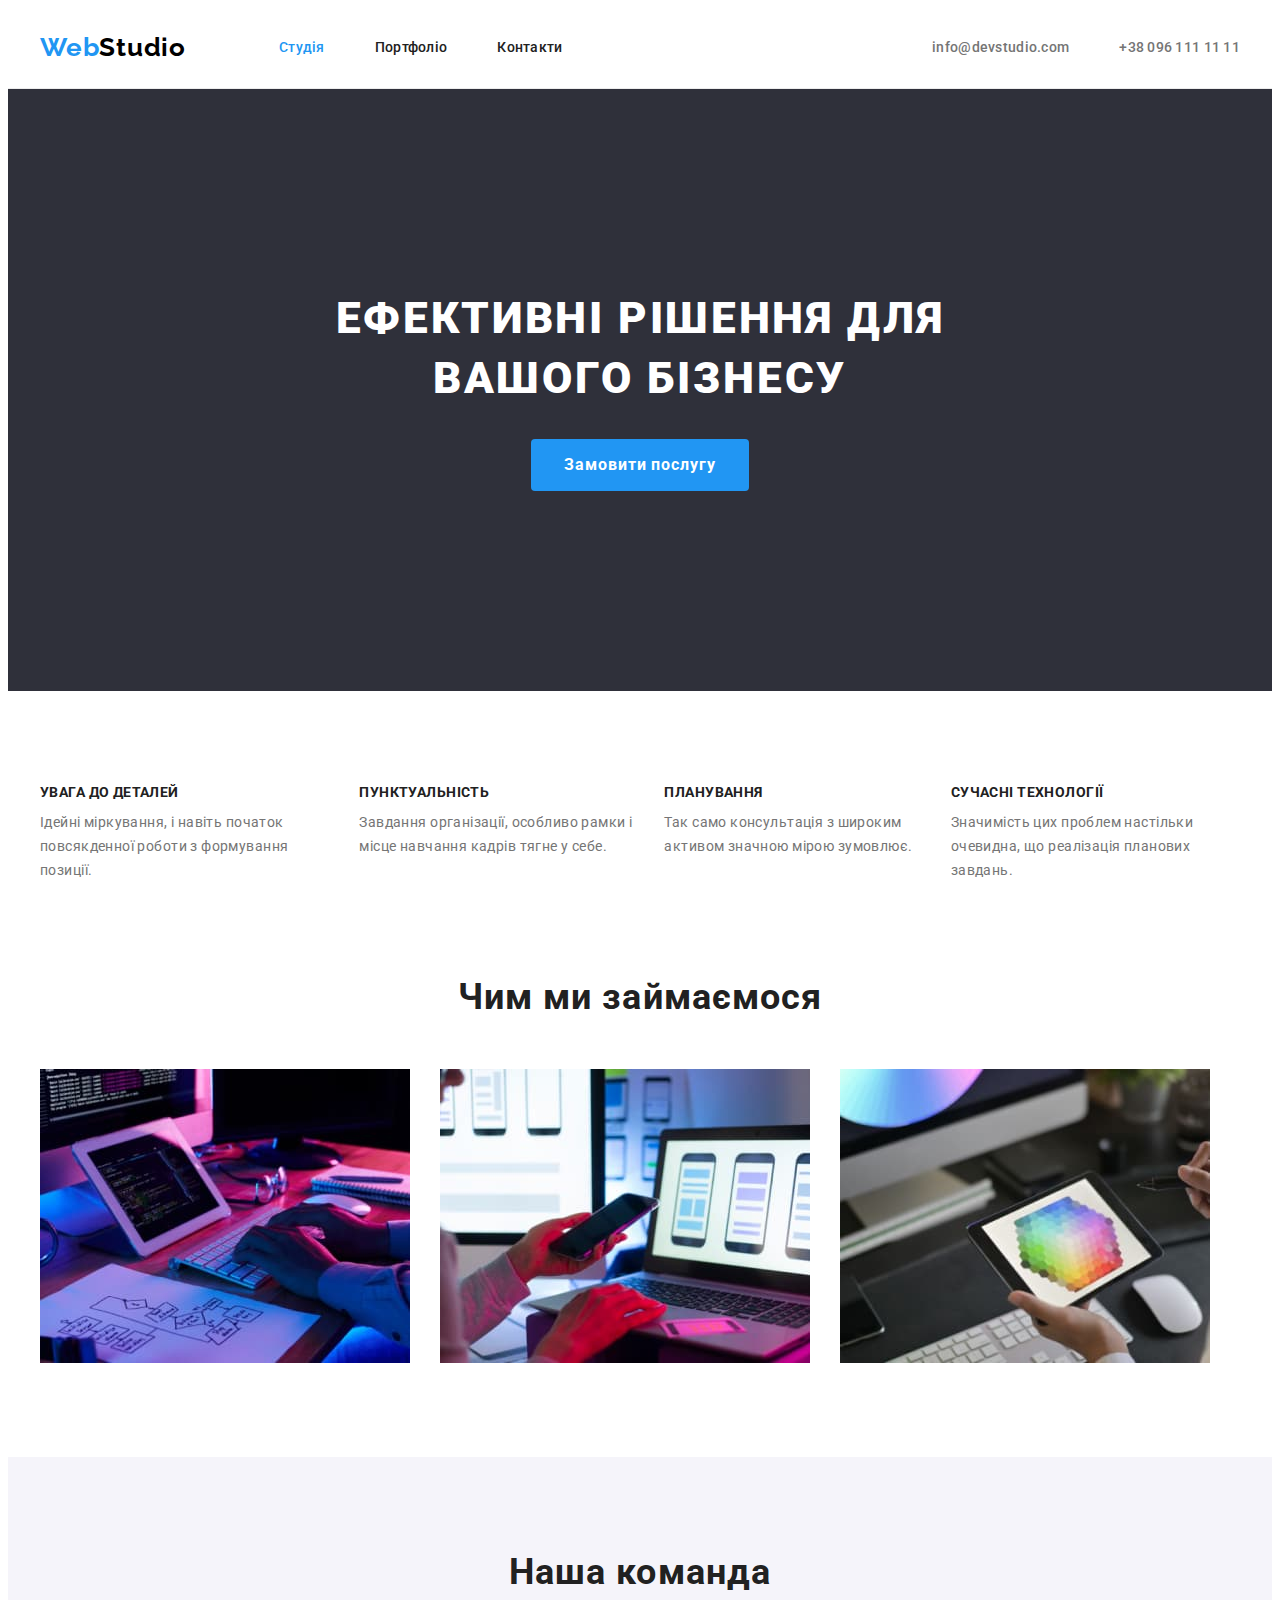
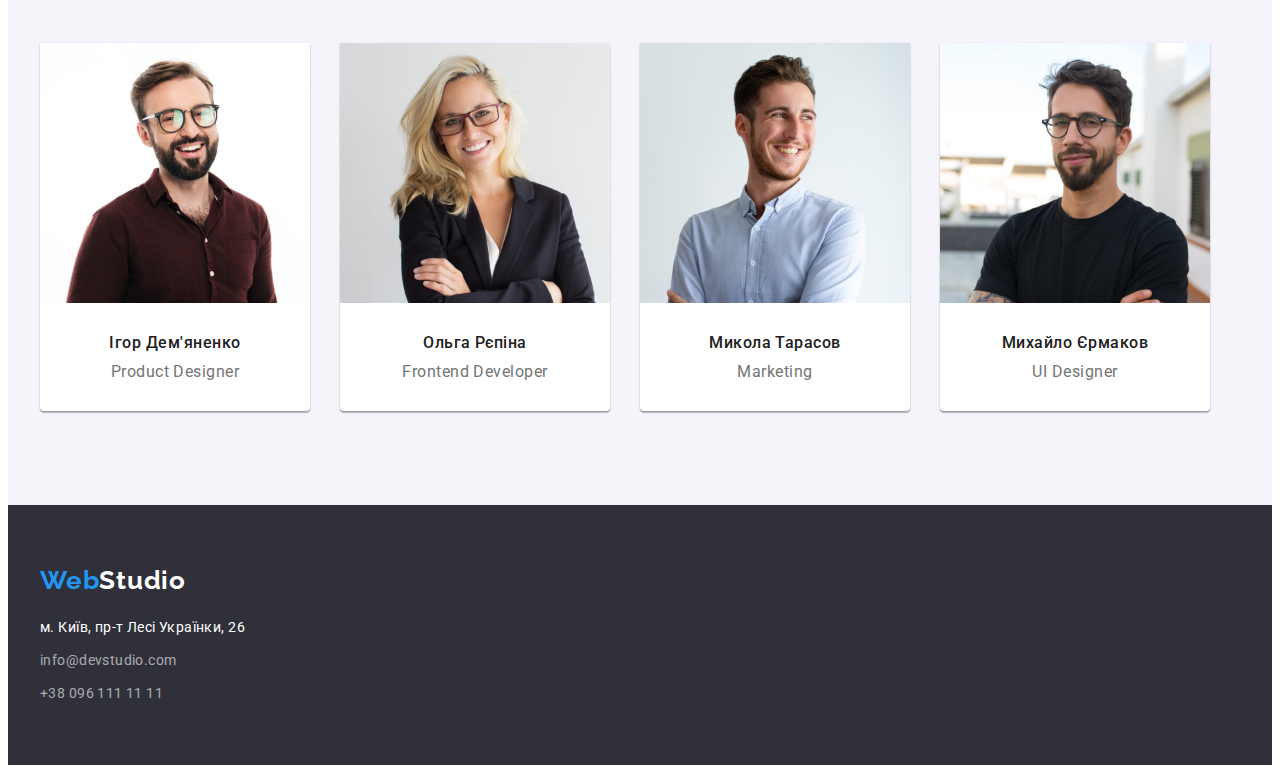
<file: index.html>
<!DOCTYPE html>
<html lang="uk">
  <head>
    <meta charset="UTF-8" />
    <meta http-equiv="X-UA-Compatible" content="IE=edge" />
    <meta name="viewport" content="width=device-width, initial-scale=1.0" />
    <title>WebStudio</title>
    <link
      rel="stylesheet"
      href="https://cdnjs.cloudflare.com/ajax/libs/modern-normalize/1.1.0/modern-normalize.min.css"
      integrity="sha512-wpPYUAdjBVSE4KJnH1VR1HeZfpl1ub8YT/NKx4PuQ5NmX2tKuGu6U/JRp5y+Y8XG2tV+wKQpNHVUX03MfMFn9Q=="
      crossorigin="anonymous"
      referrerpolicy="no-referrer"
    />
    <link rel="preconnect" href="https://fonts.googleapis.com" />
    <link rel="preconnect" href="https://fonts.gstatic.com" crossorigin />
    <link
      href="https://fonts.googleapis.com/css2?family=Raleway:wght@700&family=Roboto:wght@400;500;700;900&display=swap"
      rel="stylesheet"
    />
    <link rel="stylesheet" href="./css/styles.css" />
  </head>
  <body>
    <header class="header">
      <div class="container">
        <div class="header-container">
          <nav class="header-nav">
            <a class="logo link" href="/"
              >Web<span class="logo-header link">Studio</span></a
            >
            <ul class="list header-menu">
              <li>
                <a class="menu link current" href="/">Студія</a>
              </li>
              <li>
                <a class="menu link" href="./portfolio.html">Портфоліо</a>
              </li>
              <li>
                <a class="menu link" href="#">Контакти</a>
              </li>
            </ul>
          </nav>
          <ul class="list header-contacts">
            <li>
              <a class="contacts link" href="mailto:info@devstudio.com"
                >info@devstudio.com</a
              >
            </li>
            <li>
              <a class="contacts link" href="tel:+380961111111"
                >+38 096 111 11 11</a
              >
            </li>
          </ul>
        </div>
      </div>
    </header>
    <main>
      <section class="hero-section">
        <div class="container">
          <h1 class="hero-title">Ефективні рішення для вашого бізнесу</h1>
          <button class="button-hero" type="button">Замовити послугу</button>
        </div>
      </section>
      <section class="section">
        <div class="container">
          <h2 class="visually-hidden">Наші переваги</h2>
          <ul class="list text-container">
            <li>
              <h3 class="subtitle">Увага до деталей</h3>
              <p class="list-item">
                Ідейні міркування, і навіть початок повсякденної роботи з
                формування позиції.
              </p>
            </li>
            <li>
              <h3 class="subtitle">Пунктуальність</h3>
              <p class="list-item">
                Завдання організації, особливо рамки і місце навчання кадрів
                тягне у себе.
              </p>
            </li>
            <li>
              <h3 class="subtitle">Планування</h3>
              <p class="list-item">
                Так само консультація з широким активом значною мірою зумовлює.
              </p>
            </li>
            <li>
              <h3 class="subtitle">Сучасні технології</h3>
              <p class="list-item">
                Значимість цих проблем настільки очевидна, що реалізація
                планових завдань.
              </p>
            </li>
          </ul>
        </div>
      </section>
      <section class="section section-content">
        <div class="container">
          <h2 class="caption">Чим ми займаємося</h2>
          <ul class="flex-container list">
            <li>
              <img src="./images/box1.jpg" alt="Написання коду" width="370" />
            </li>
            <li>
              <img
                src="./images/box2.jpg"
                alt="Створення додатків"
                width="370"
              />
            </li>
            <li>
              <img
                src="./images/box3.jpg"
                alt="Дизайн оформлення"
                width="370"
              />
            </li>
          </ul>
        </div>
      </section>
      <section class="section section-main">
        <div class="container">
          <h2 class="caption">Наша команда</h2>
          <ul class="container-team list">
            <li class="item">
              <img
                src="./images/img1.jpg"
                alt="Фото дизайнера продукту"
                width="270"
              />
              <div class="name-text">
                <h3 class="subtitle-item">Ігор Дем'яненко</h3>
                <p class="list-text">Product Designer</p>
              </div>
            </li>
            <li class="item">
              <img
                src="./images/img2.jpg"
                alt="Фото Frontend розробника"
                width="270"
              />
              <div class="name-text">
                <h3 class="subtitle-item">Ольга Рєпіна</h3>
                <p class="list-text">Frontend Developer</p>
              </div>
            </li>
            <li class="item">
              <img src="./images/img3.jpg" alt="Фото маркетолога" width="270" />
              <div class="name-text">
                <h3 class="subtitle-item">Микола Тарасов</h3>
                <p class="list-text">Marketing</p>
              </div>
            </li>
            <li class="item">
              <img
                src="./images/img4.jpg"
                alt="Фото дизайнера інтерфейсу"
                width="270"
              />
              <div class="name-text">
                <h3 class="subtitle-item">Михайло Єрмаков</h3>
                <p class="list-text">UI Designer</p>
              </div>
            </li>
          </ul>
        </div>
      </section>
    </main>
    <footer class="footer">
      <div class="container">
        <a class="logo link" href="/"
          >Web<span class="logo-footer link">Studio</span></a
        >
        <address class="address">
          <ul class="list">
            <li class="address-list">
              <a
                class="address-item link"
                href="https://goo.gl/maps/CPtrU1FHBa2aNyZL9"
                target="_blank"
                rel="noopener noreferrer nofollow"
                >м. Київ, пр-т Лесі Українки, 26</a
              >
            </li>
            <li class="address-list">
              <a
                class="contacts-footer link footer-mail"
                href="mailto:info@devstudio.com"
                >info@devstudio.com</a
              >
            </li>
            <li>
              <a class="contacts-footer link" href="tel:+380961111111"
                >+38 096 111 11 11</a
              >
            </li>
          </ul>
        </address>
      </div>
    </footer>
  </body>
</html>
</file>
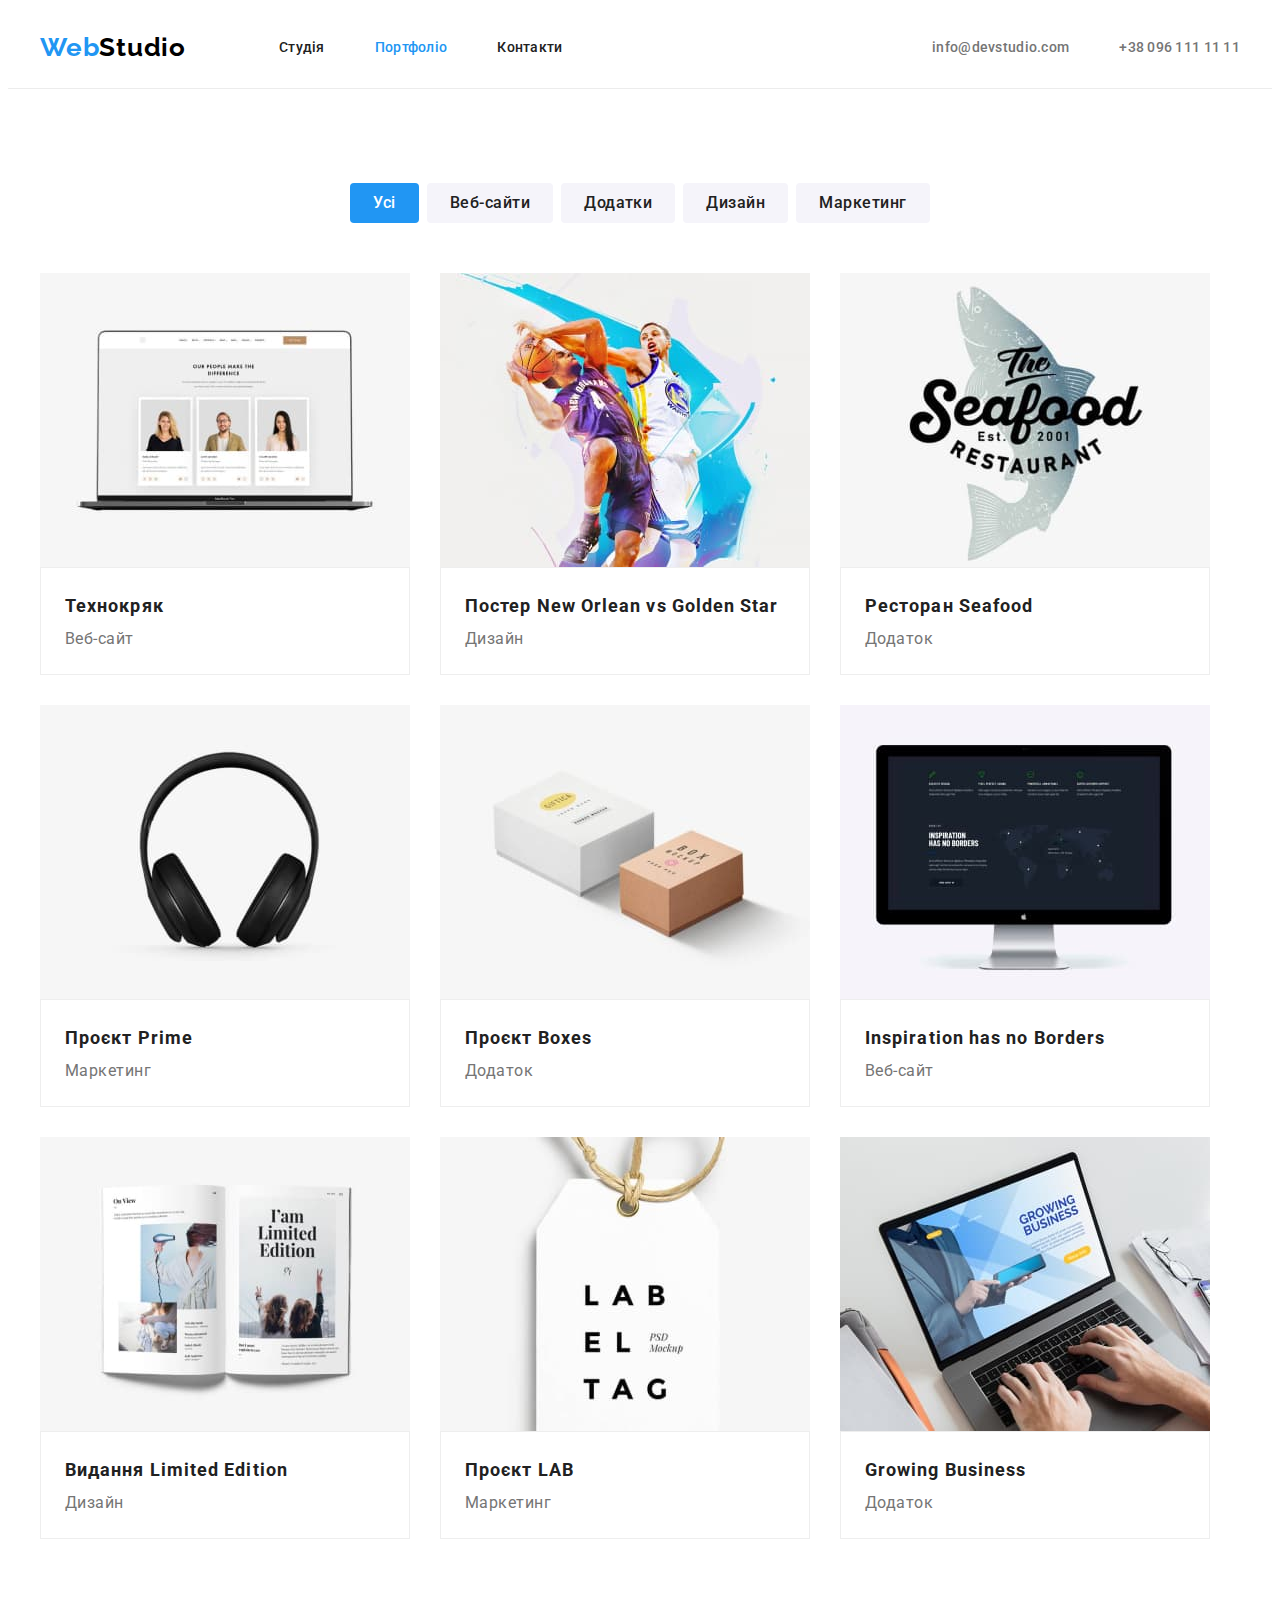
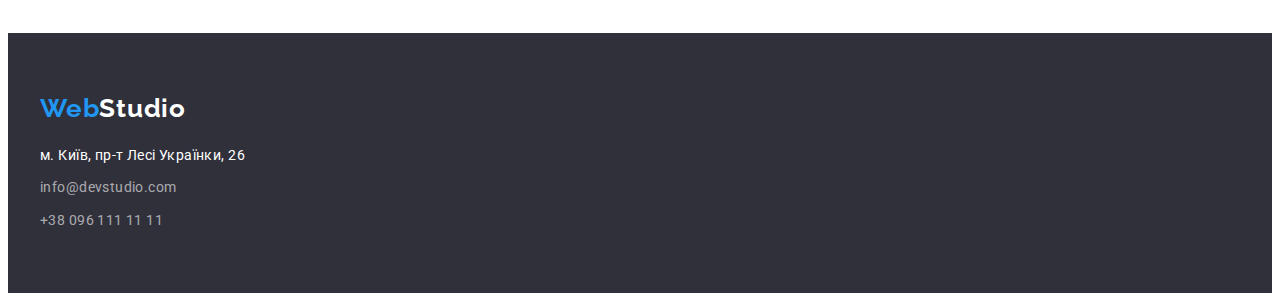
<file: portfolio.html>
<!DOCTYPE html>
<html lang="en">
  <head>
    <meta charset="UTF-8" />
    <meta http-equiv="X-UA-Compatible" content="IE=edge" />
    <meta name="viewport" content="width=device-width, initial-scale=1.0" />
    <title>Document</title>
    <link
      rel="stylesheet"
      href="https://cdnjs.cloudflare.com/ajax/libs/modern-normalize/1.1.0/modern-normalize.min.css"
      integrity="sha512-wpPYUAdjBVSE4KJnH1VR1HeZfpl1ub8YT/NKx4PuQ5NmX2tKuGu6U/JRp5y+Y8XG2tV+wKQpNHVUX03MfMFn9Q=="
      crossorigin="anonymous"
      referrerpolicy="no-referrer"
    />
    <link rel="preconnect" href="https://fonts.googleapis.com" />
    <link rel="preconnect" href="https://fonts.gstatic.com" crossorigin />
    <link
      href="https://fonts.googleapis.com/css2?family=Raleway:wght@700&family=Roboto:wght@400;500;700;900&display=swap"
      rel="stylesheet"
    />
    <link rel="stylesheet" href="./css/styles.css" />
  </head>
  <body>
    <header class="header">
      <div class="container">
        <div class="header-container">
          <nav class="header-nav">
            <a class="logo link" href="/"
              >Web<span class="logo-header link">Studio</span></a
            >
            <ul class="list header-menu">
              <li><a class="menu link" href="./index.html">Студія</a></li>
              <li><a class="menu link current" href="#">Портфоліо</a></li>
              <li><a class="menu link" href="#">Контакти</a></li>
            </ul>
          </nav>
          <ul class="list header-contacts">
            <li>
              <a class="contacts link" href="mailto:info@devstudio.com"
                >info@devstudio.com</a
              >
            </li>
            <li>
              <a class="contacts link" href="tel:+380961111111"
                >+38 096 111 11 11</a
              >
            </li>
          </ul>
        </div>
      </div>
    </header>
    <main>
      <h1 class="visually-hidden">Портфоліо</h1>
      <section class="section">
        <div class="container">
          <ul class="list portfolio-list">
            <li>
              <button class="button current-button" type="button">Усі</button>
            </li>
            <li>
              <button class="button" type="button">Веб-сайти</button>
            </li>
            <li>
              <button class="button" type="button">Додатки</button>
            </li>
            <li>
              <button class="button" type="button">Дизайн</button>
            </li>
            <li>
              <button class="button" type="button">Маркетинг</button>
            </li>
          </ul>
          <ul class="list portfolio-content">
            <li class="content-list">
              <a class="link" href="">
                <img
                  src="./images/technokryak.jpg"
                  alt="Веб-сайт"
                  width="370"
                />
                <div class="title-text">
                  <h2 class="title">Технокряк</h2>
                  <p class="text">Веб-сайт</p>
                </div>
              </a>
            </li>
            <li class="content-list">
              <a class="link" href="">
                <img
                  src="./images/poster.jpg"
                  alt="Гра в баскетбол"
                  width="370"
                />
                <div class="title-text">
                  <h2 class="title">Постер New Orlean vs Golden Star</h2>
                  <p class="text">Дизайн</p>
                </div>
              </a>
            </li>
            <li class="content-list">
              <a class="link" href="">
                <img
                  src="./images/restaurant.jpg"
                  alt="Назва ресторану"
                  width="370"
                />
                <div class="title-text">
                  <h2 class="title">Ресторан Seafood</h2>
                  <p class="text">Додаток</p>
                </div>
              </a>
            </li>
            <li class="content-list">
              <a class="link" href="">
                <img
                  src="./images/project-prime.jpg"
                  alt="Навушники"
                  width="370"
                />
                <div class="title-text">
                  <h2 class="title">Проєкт Prime</h2>
                  <p class="text">Маркетинг</p>
                </div>
              </a>
            </li>
            <li class="content-list">
              <a class="link" href="">
                <img
                  src="./images/project-boxes.jpg"
                  alt="Дві коробки"
                  width="370"
                />
                <div class="title-text">
                  <h2 class="title">Проєкт Boxes</h2>
                  <p class="text">Додаток</p>
                </div>
              </a>
            </li>
            <li class="content-list">
              <a class="link" href="">
                <img
                  src="./images/inspiration.jpg"
                  alt="Монітор з відкритим веб-сайтом"
                  width="370"
                />
                <div class="title-text">
                  <h2 class="title">Inspiration has no Borders</h2>
                  <p class="text">Веб-сайт</p>
                </div>
              </a>
            </li>
            <li class="content-list">
              <a class="link" href="">
                <img
                  src="./images/limited-edition.jpg"
                  alt="Журнал"
                  width="370"
                />
                <div class="title-text">
                  <h2 class="title">Видання Limited Edition</h2>
                  <p class="text">Дизайн</p>
                </div>
              </a>
            </li>
            <li class="content-list">
              <a class="link" href="">
                <img
                  src="./images/project-lab.jpg"
                  alt="Тег етикетки"
                  width="370"
                />
                <div class="title-text">
                  <h2 class="title">Проєкт LAB</h2>
                  <p class="text">Маркетинг</p>
                </div>
              </a>
            </li>
            <li class="content-list">
              <a class="link" href="">
                <img
                  src="./images/growing-business.jpg"
                  alt="Ноутбук за яким прац.є людина "
                  width="370"
                />
                <div class="title-text">
                  <h2 class="title">Growing Business</h2>
                  <p class="text">Додаток</p>
                </div>
              </a>
            </li>
          </ul>
        </div>
      </section>
    </main>
    <footer class="footer">
      <div class="container">
        <a class="logo link" href="/"
          >Web<span class="logo-footer link">Studio</span></a
        >
        <address class="address">
          <ul class="list">
            <li  class="address-list">
              <a
                class="address-item link"
                href="https://goo.gl/maps/CPtrU1FHBa2aNyZL9"
                target="_blank"
                rel="noopener noreferrer nofollow"
                >м. Київ, пр-т Лесі Українки, 26</a
              >
            </li>
            <li  class="address-list">
              <a class="contacts-footer link" href="mailto:info@devstudio.com"
                >info@devstudio.com</a
              >
            </li>
            <li>
              <a
                class="contacts-footer link footer-mail"
                href="tel:+380961111111"
                >+38 096 111 11 11</a
              >
            </li>
          </ul>
        </address>
      </div>
    </footer>
  </body>
</html>
</file>
<file: css/styles.css>
:root {
  --primary-text-color: #757575;
  --title-text-color: #212121;
  --primary-white-color: #ffffff;
  --accept-color: #2196f3;
  --accept-text-color: rgba(255, 255, 255, 0.6);
  --primary-bg-color: #2f303a;
  --secondary-bg-color: #f5f4fa;
  --logo-color: #000000;
  --main-font-size: 14px;
  --secondary-font-size: 16px;
  --main-font-weight: 400;
}
body {
  background-color: var(--primary-white-color);
  color: var(--primary-text-color);
  font-family: "Roboto", "Raleway", sans-serif;
  font-size: var(--main-font-size);
  font-weight: var(--main-font-weight);
}

.container {
  width: 100%;
  max-width: 1200px;
  padding-right: 15px;
  padding-left: 15px;
  margin: 0 auto;
}

h1,
h2,
h3,
h4,
h5,
h6,
p,
ul {
  margin: 0;
}

img {
  display: block;
  max-width: 100%;
  height: auto;
}

.header {
  padding: 24px 0 25px;
  border-bottom: 1px solid #ececec;
}

.header-container {
  display: flex;
  align-items: center;
  justify-content: space-between;
  gap: 50px;
}

.header-nav {
  display: flex;
  flex-grow: 1;
  align-items: center;
  gap: 93px;
}

.header-menu {
  display: flex;
  gap: 50px;
}

.logo {
  color: var(--accept-color);
  font-family: "Raleway";
  font-weight: 700;
  font-size: 26px;
  line-height: 1.19;
  letter-spacing: 0.03em;
}

.logo-header {
  color: var(--logo-color);
}

.link {
  text-decoration: none;
}
.menu {
  color: var(--title-text-color);
  font-weight: 500;
  line-height: 1.14;
  letter-spacing: 0.02em;
}
.menu:hover,
.menu:focus {
  color: var(--accept-color);
}

.current {
  color: var(--accept-color);
}

.list {
  padding: 0;
  list-style: none;
}

.header-contacts {
  display: flex;
  gap: 50px;
}

.contacts {
  color: var(--primary-text-color);
  font-weight: 500;
  line-height: 1.14;
  letter-spacing: 0.02em;
}
.contacts:hover,
.contacts:focus {
  color: var(--accept-color);
}

.hero-section {
  background-color: var(--primary-bg-color);
  padding: 200px 0;
}

.hero-title {
  width: 696px;
  margin: 0 auto 30px;
  color: var(--primary-white-color);
  font-weight: 900;
  font-size: 44px;
  line-height: 1.36;
  letter-spacing: 0.06em;
  text-transform: uppercase;
  text-align: center;
}

.button-hero {
  display: block;
  margin: 0 auto;
  min-width: 216px;
  padding: 10px 32px;
  border: 1px solid transparent;
  border-radius: 4px;

  background-color: var(--accept-color);
  color: var(--primary-white-color);

  font-family: inherit;
  font-weight: 700;
  font-size: var(--secondary-font-size);
  line-height: 1.88;
  letter-spacing: 0.06em;

  cursor: pointer;
  text-align: center;
}

.button-hero:hover,
.button-hero:focus {
  background-color: #188ce8;
}

.visually-hidden {
  position: absolute;
  white-space: nowrap;
  width: 1px;
  height: 1px;
  overflow: hidden;
  border: 0;
  padding: 0;
  clip: rect(0 0 0 0);
  clip-path: inset(50%);
  margin: -1px;
}

.text-container {
  display: flex;
  flex-basis: calc((100%-90px) / 4);
  gap: 30px;
}

.section {
  padding-top: 94px;
  padding-bottom: 94px;
}

.subtitle {
  margin-bottom: 10px;
  color: var(--title-text-color);
  font-weight: 700;
  font-size: var(--main-font-size);
  line-height: 1.14;
  letter-spacing: 0.03em;
  text-transform: uppercase;
}

.list-item {
  line-height: 1.71;
  letter-spacing: 0.03em;
}

.section-content {
  padding-top: 0;
}
.caption {
  margin-bottom: 50px;
  color: var(--title-text-color);
  font-weight: 700;
  font-size: 36px;
  line-height: 1.17;
  letter-spacing: 0.03em;
  text-align: center;
}

.flex-container {
  display: flex;
  flex-basis: calc((100%-60px) / 3);
  gap: 30px;
}

.section-main {
  background-color: var(--secondary-bg-color);
}

.container-team {
  display: flex;
  flex-basis: calc((100%-90px) / 4);
  gap: 30px;
}

.name-text {
  padding-top: 30px;
  padding-bottom: 30px;
}

.subtitle-item {
  margin-bottom: 10px;
  color: var(--title-text-color);
  font-weight: 500;
  font-size: var(--secondary-font-size);
  line-height: 1.19;
  letter-spacing: 0.03em;
  text-align: center;
}

.list-text {
  font-size: var(--secondary-font-size);
  line-height: 1.19;
  letter-spacing: 0.03em;
  text-align: center;
}

.item {
  background-color: var(--primary-white-color);
  box-shadow: 0px 1px 3px rgba(0, 0, 0, 0.12), 0px 1px 1px rgba(0, 0, 0, 0.14),
    0px 2px 1px rgba(0, 0, 0, 0.2);
  border-radius: 0px 0px 4px 4px;
}

.footer {
  padding-top: 60px;
  padding-bottom: 60px;
  background-color: var(--primary-bg-color);
}

.logo-footer {
  color: var(--primary-white-color);
}

.address {
  margin-top: 20px;
  font-style: normal;
}

.address-list {
  margin-bottom: 9px;
}

.address-item {
  color: var(--primary-white-color);
  line-height: 1.71;
  letter-spacing: 0.03em;
}

.address-item:hover,
.address-item:focus {
  color: var(--accept-color);
}

.footer-mail {
  margin-bottom: 9px;
}

.contacts-footer {
  color: var(--accept-text-color);
  line-height: 1.71;
  letter-spacing: 0.03em;
}

.contacts-footer:hover,
.contacts-footer:focus {
  color: var(--accept-color);
}

.portfolio-list {
  padding-bottom: 16px;
  display: flex;
  justify-content: center;
  gap: 8px;
  margin-bottom: 34px;
}

.button {
  padding: 6px 22px;
  justify-content: center;
  border: 1px solid transparent;
  border-radius: 4px;
  background-color: var(--secondary-bg-color);
  color: var(--title-text-color);
  font-family: inherit;
  font-weight: 500;
  font-size: var(--secondary-font-size);
  line-height: 1.62;
  letter-spacing: 0.03em;
  cursor: pointer;
}

.button:hover,
.button:focus {
  background-color: var(--accept-color);
  color: var(--primary-white-color);
}

.current-button {
  background-color: var(--accept-color);
  color: var(--primary-white-color);
}

.portfolio-content {
  display: flex;
  flex-basis: calc((100% - 60px) / 3);
  gap: 30px;
  flex-wrap: wrap;
}
/* .portfolio-content {
  display: flex;
  flex-wrap: wrap;
  padding: 0;
  margin: 0;
  margin-right: -30px;
} */

/* .content-list {
  display: flex;
  flex-basis: calc((100% - 60px) / 3);
  margin-bottom: 30px;
} */

/* .content-list:nth-child(3n) {
  margin-right: 0;
}

.content-list:nth-last-child(-n + 3) {
  margin-bottom: 0;
} */

.title-text {
  flex-basis: calc((100%-60px) / 3);
  padding: 20px 24px;
  border: 1px solid #eeeeee;
}

.title {
  color: var(--title-text-color);
  font-weight: 700;
  font-size: 18px;
  line-height: 2;
  letter-spacing: 0.06em;
}

.text {
  color: var(--primary-text-color);
  font-size: var(--secondary-font-size);
  line-height: 1.87;
  letter-spacing: 0.03em;
}
</file>
